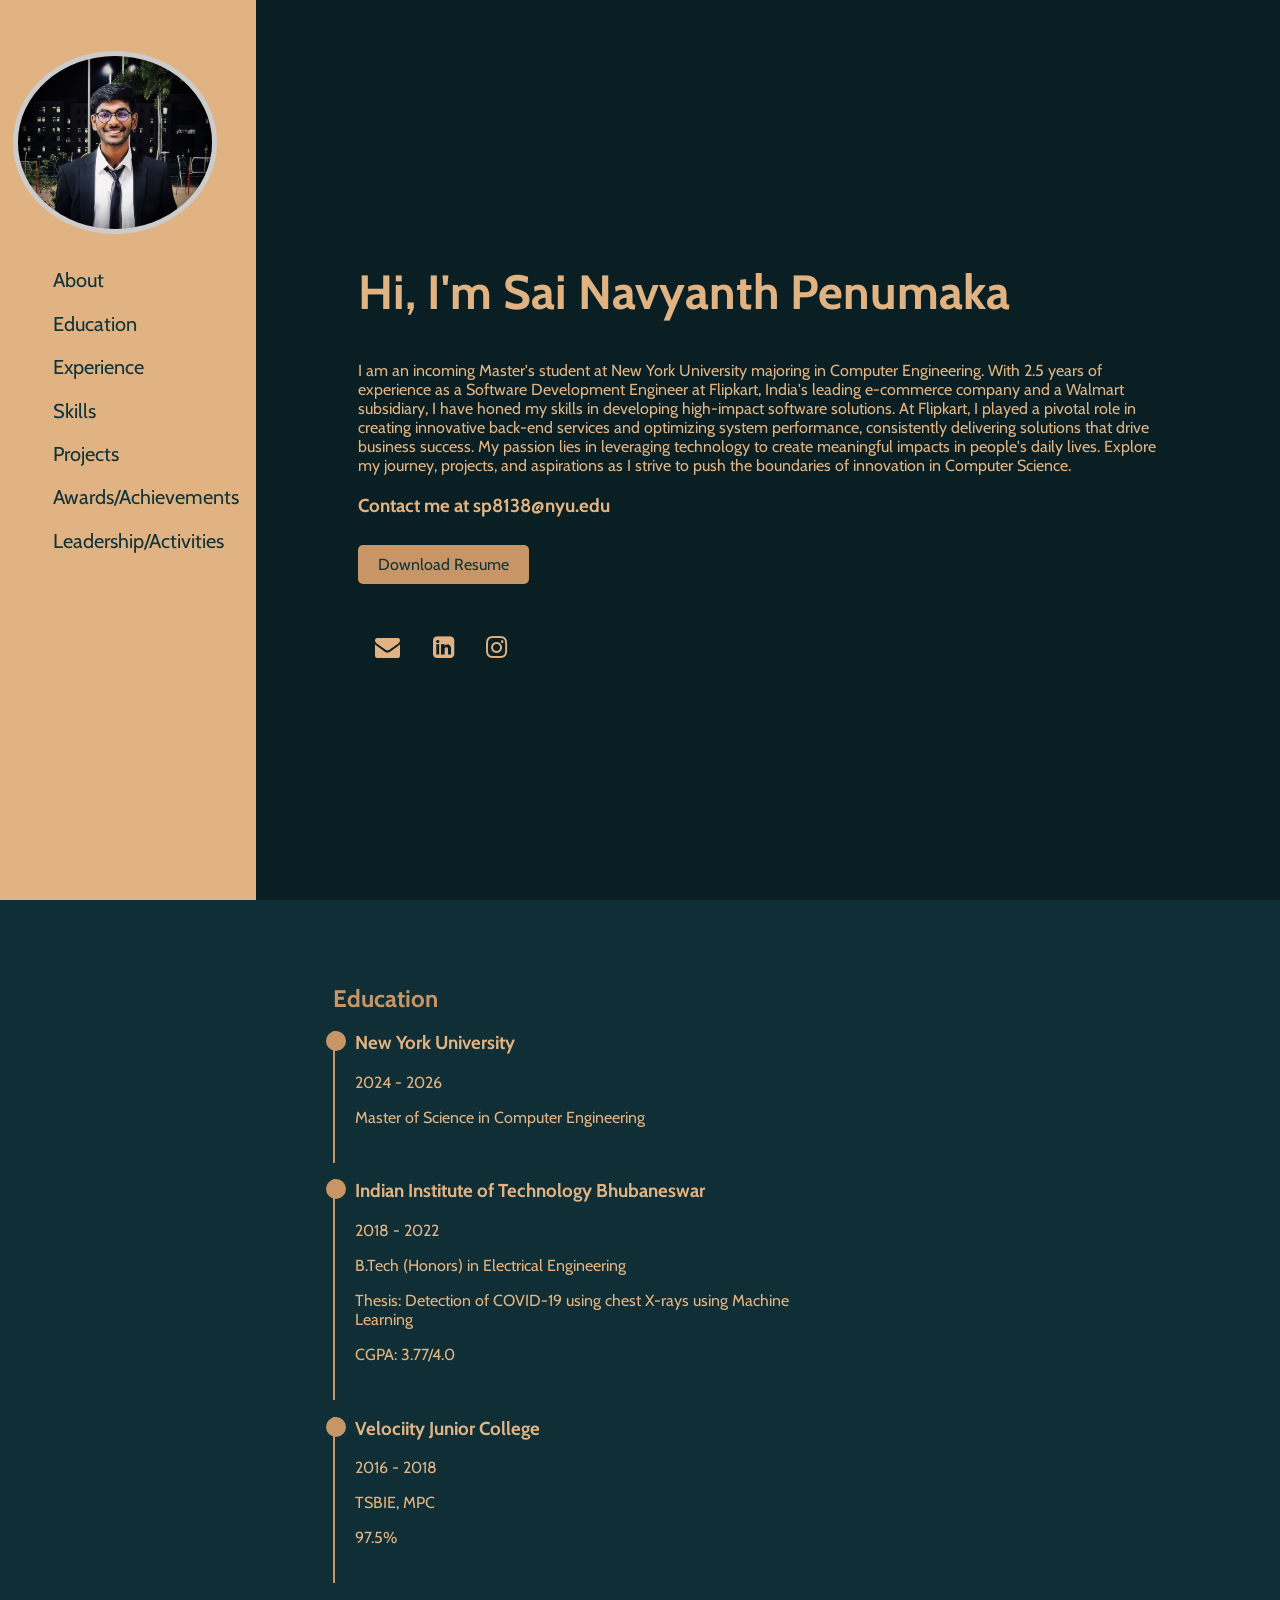
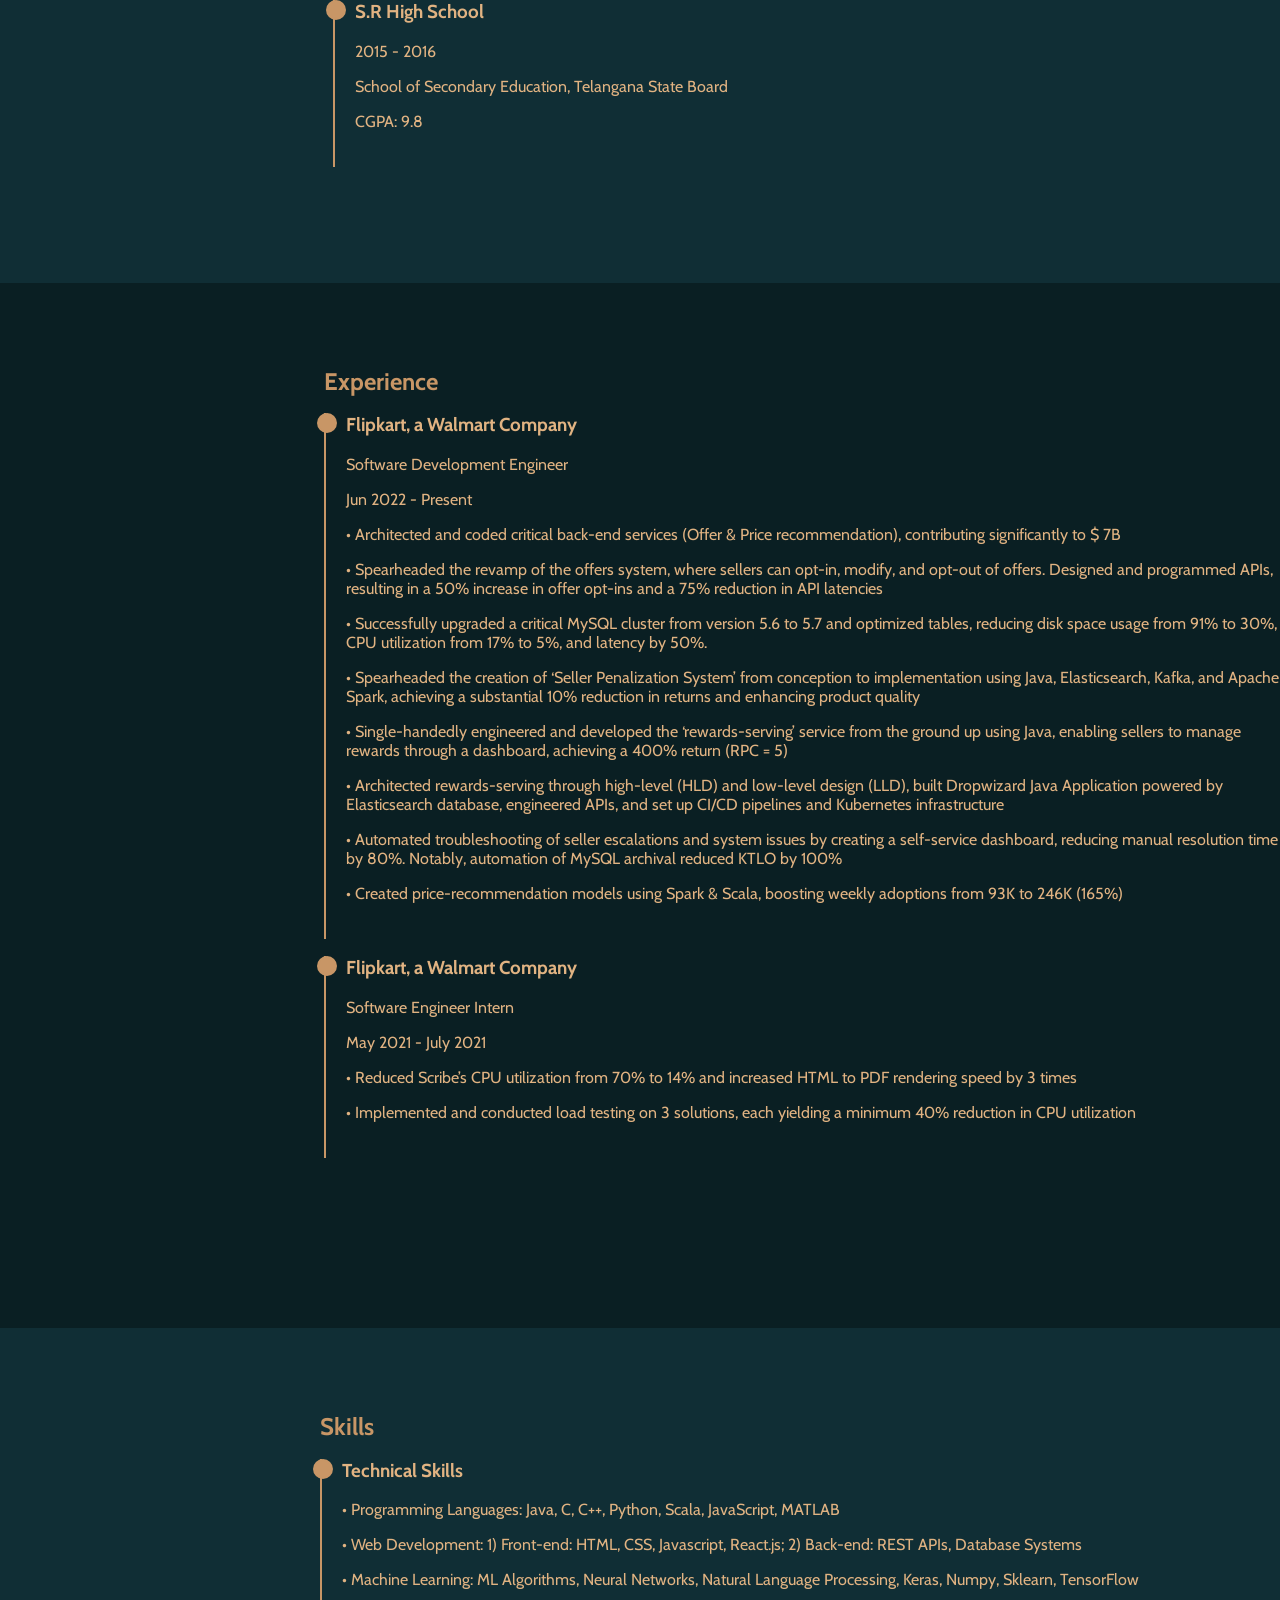
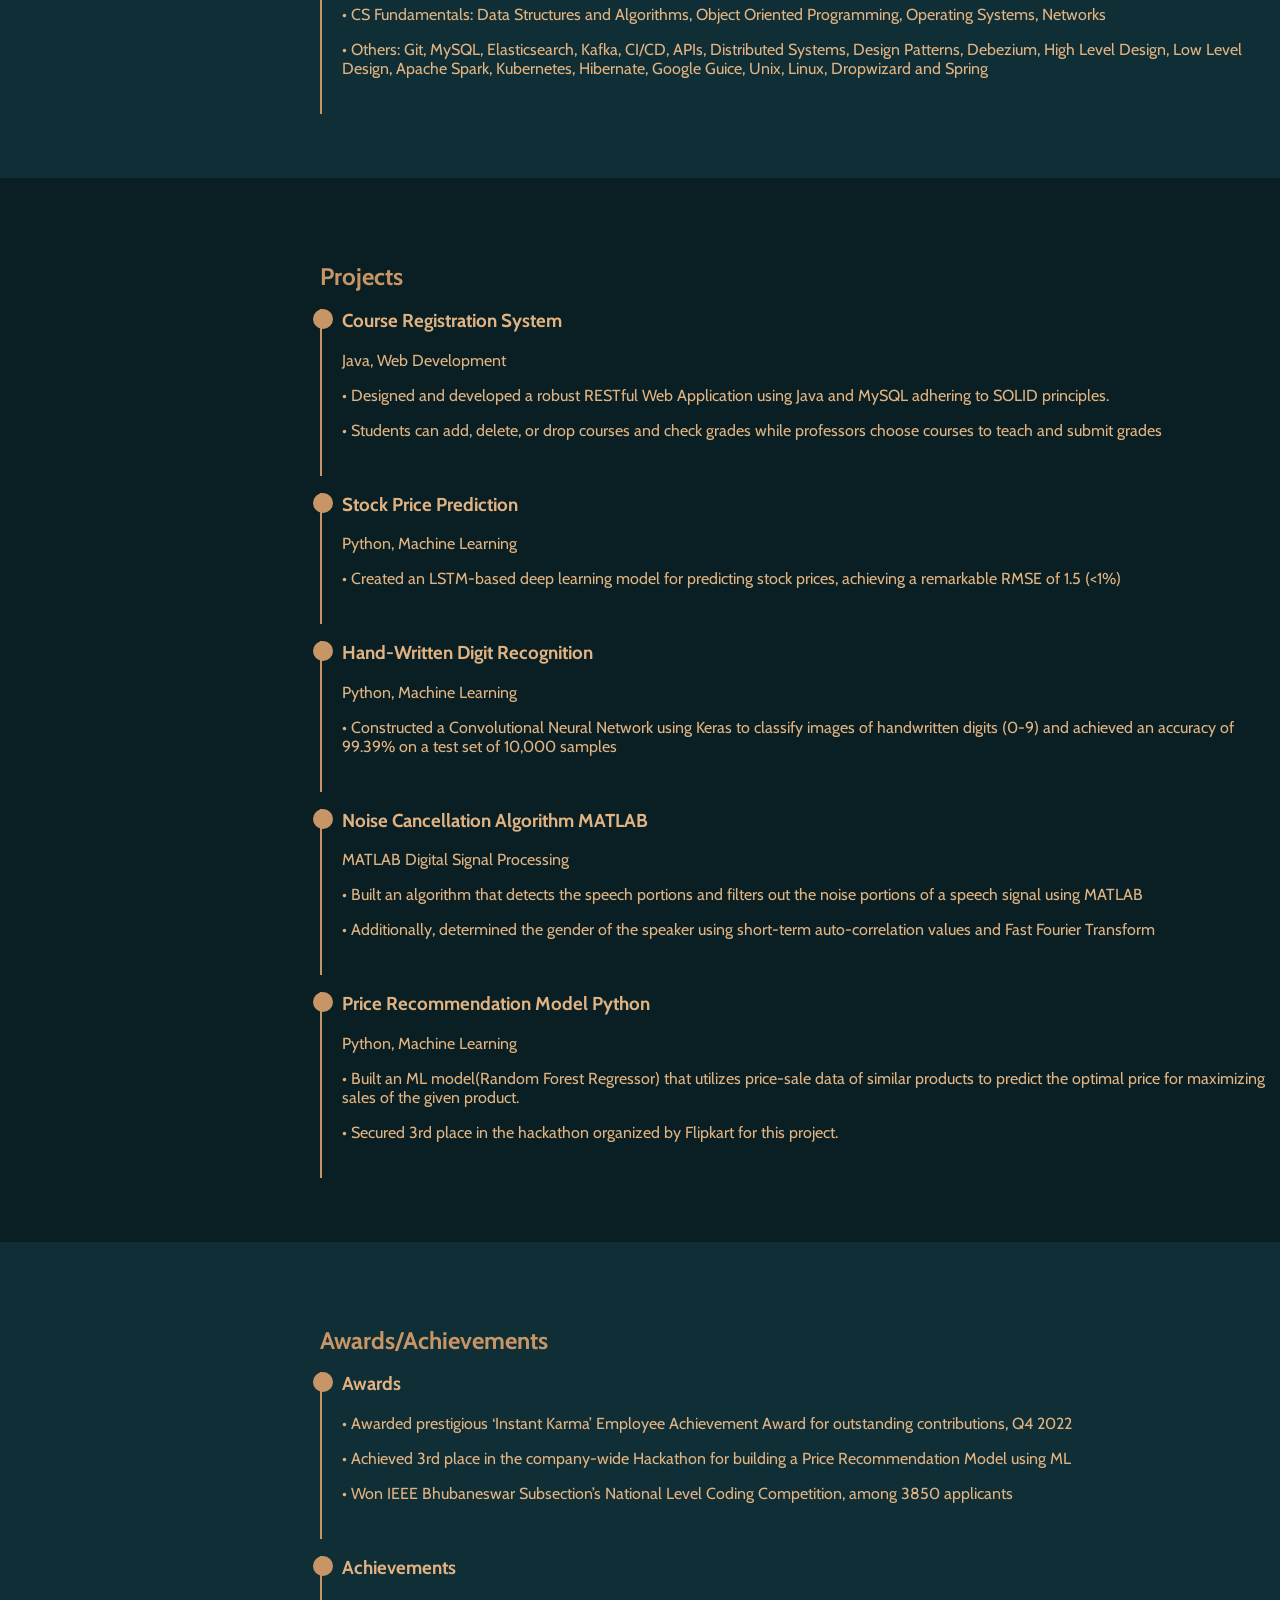
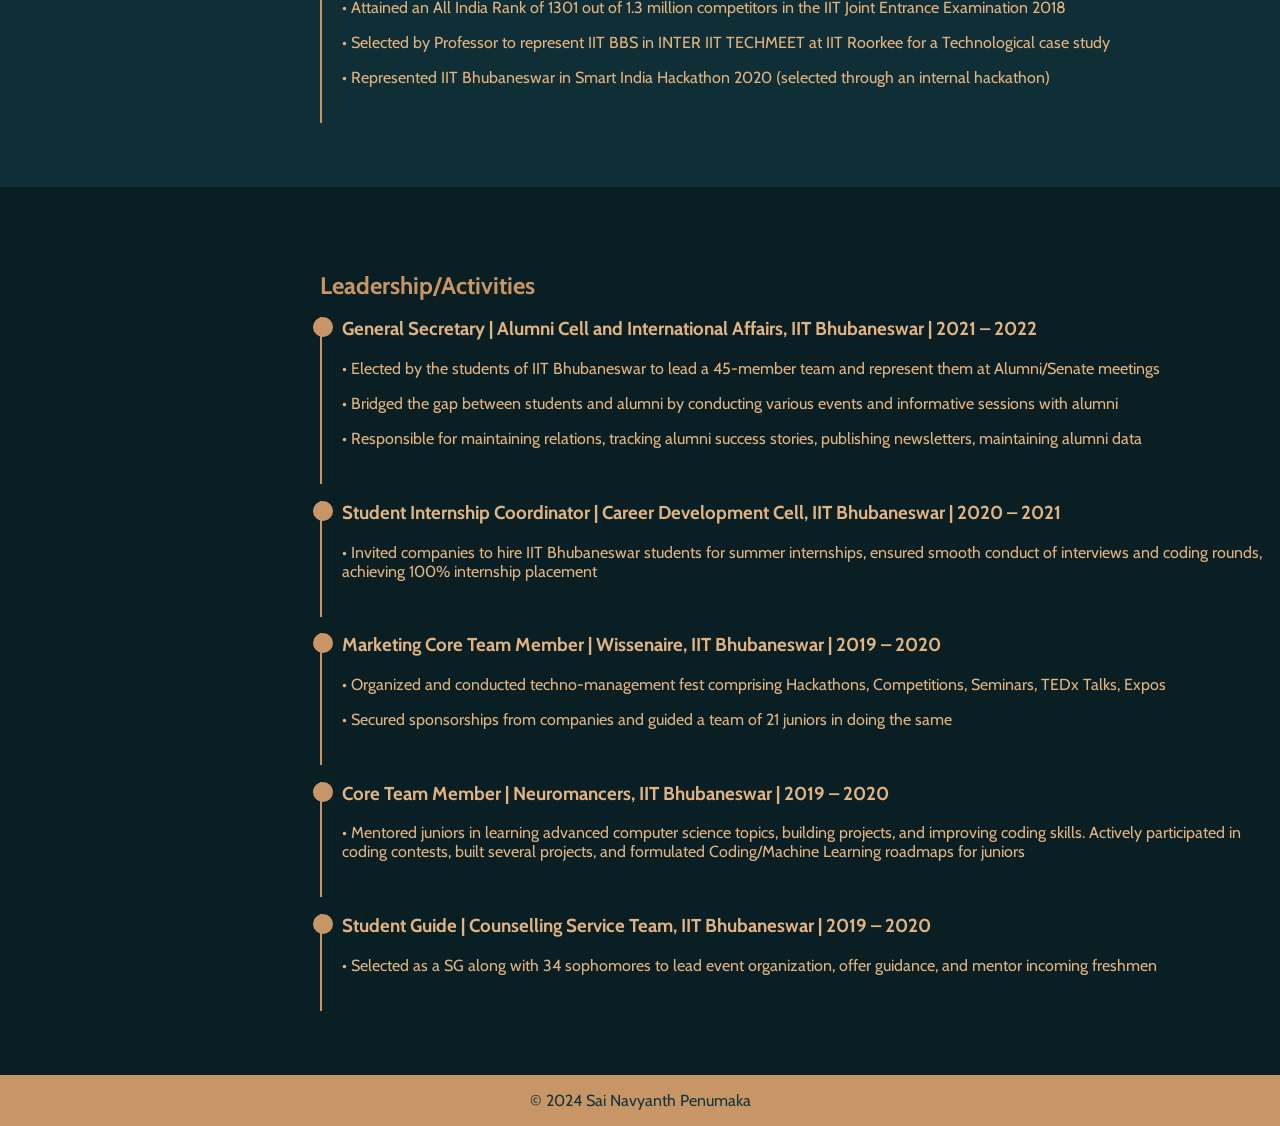
<file: V0/index.html>
<!DOCTYPE html>
<html lang="en">
<head>
    <meta charset="UTF-8">
    <meta name="viewport" content="width=device-width, initial-scale=1.0">
    <link rel="stylesheet" href="css/styles.css">
    <link rel="stylesheet" href="https://cdnjs.cloudflare.com/ajax/libs/font-awesome/4.7.0/css/font-awesome.min.css">
    <link rel="preconnect" href="https://fonts.googleapis.com">
    <link rel="preconnect" href="https://fonts.gstatic.com" crossorigin>
    <link href="https://fonts.googleapis.com/css2?family=Cabin:ital,wght@0,400..700;1,400..700&family=Lexend+Deca:wght@100..900&family=Merriweather:ital,wght@0,300;0,400;0,700;0,900;1,300;1,400;1,700;1,900&family=Noto+Serif:ital,wght@0,100..900;1,100..900&display=swap" rel="stylesheet">
    <script src="script.js"></script>
    <title>Sai Navyanth</title>
</head>
<body>
    <div class="navigation">
        <!-- <div class="hanburgerIcon" onclick="toggleNavigationMenu()" id="hanburgerIconId"><i class="fa fa-bars" ></i></div> -->
        <nav class="navigationPane" id="hamburgerMenu">
            <div class="myPhoto">
                <img src="assets/profilePhoto.jpeg" alt="About Image">
            </div>
            <ul>
            <li><a href="#about">About</a></li>
            <li><a href="#education">Education</a></li>
            <li><a href="#experience">Experience</a></li>
            <li><a href="#skills">Skills</a></li>
            <li><a href="#projects">Projects</a></li>
            <li><a href="#awards">Awards/Achievements</a></li>
            <li><a href="#leadership">Leadership/Activities</a></li>

            </ul>
        </nav>
        <div class="hanburgerIconMob" onclick="toggleNavigationMenuMob()" id="hanburgerIconIdMobile"><i class="fa fa-bars" ></i></div>
        <nav class="navigationPaneMob" id="hamburgerMenuMob">
            <div class="myPhoto">
                <img src="assets/profilePhoto.jpeg" alt="About Image">
            </div>
            <ul>
            <li><a href="#about" onclick="toggleNavigationMenuMob()">About</a></li>
            <li><a href="#education" onclick="toggleNavigationMenuMob()">Education</a></li>
            <li><a href="#experience" onclick="toggleNavigationMenuMob()">Experience</a></li>
            <li><a href="#skills" onclick="toggleNavigationMenuMob()">Skills</a></li>
            <li><a href="#projects" onclick="toggleNavigationMenuMob()">Projects</a></li>
            <li><a href="#awards" onclick="toggleNavigationMenuMob()">Awards/Achievements</a></li>
            <li><a href="#leadership" onclick="toggleNavigationMenuMob()">Leadership/Activities</a></li>
            </ul>
        </nav>


    </div>
    <div class="about-page" id="about">
        <section>
            <div class="description">

                <h1>Hi, I'm Sai Navyanth Penumaka</h1>

                <p>I am an incoming Master's student at New York University majoring in Computer Engineering. With 2.5 years of experience as a Software Development Engineer at Flipkart, India's leading e-commerce company and a Walmart subsidiary, I have honed my skills in developing high-impact software solutions. At Flipkart, I played a pivotal role in creating innovative back-end services and optimizing system performance, consistently delivering solutions that drive business success. My passion lies in leveraging technology to create meaningful impacts in people's daily lives. Explore my journey, projects, and aspirations as I strive to push the boundaries of innovation in Computer Science.</p>



                <h3>Contact me at sp8138@nyu.edu</h3>

                <a href="assets/Navyanth_Resume.pdf" download="Navyanth_Resume.pdf" class="resume-button">Download Resume</a>

            </div>


            <div class="contactDiv">
                <ul>
                    <li><a href="mailto:snpenumaka@gmail.com"><i class="fa fa-envelope"> </i></a></li>
                    <li><a href="https://www.linkedin.com/in/sai-navyanth-p/"><i class="fa fa-linkedin-square"></i></a></li>
                    <li><a href="https://www.instagram.com/navyanth___"><i class="fa fa-instagram"></i></a></li>
                </ul>
            </div>
        </section>
    </div>
    <div class="parentEducation" id="education">
        <div class="education-page">
            <section>
                <div class="educationClass">
                    <h2 class="sectionHeader">Education</h2>
                    <div class="timeline">
                        <div class="timeline-item">
                            <h3>New York University</h3>
                            <p> 2024 - 2026 </p>
                            <p> Master of Science in Computer Engineering</p>
                        </div>
                        <div class="timeline-item">
                            <h3>Indian Institute of Technology Bhubaneswar</h3>
                            <p> 2018 - 2022 </p>
                            <p> B.Tech (Honors) in Electrical Engineering</p>
                            <p> Thesis: Detection of COVID-19 using chest X-rays using Machine Learning</p>
                            <p> CGPA: 3.77/4.0 </p>
                        </div>
                        <div class="timeline-item">
                            <h3>Velociity Junior College</h3>
                            <p> 2016 - 2018</p>
                            <p> TSBIE, MPC</p>
                            <p> 97.5% </p>
                        </div>
                        <div class="timeline-item">
                            <h3> S.R High School</h3>
                            <p> 2015 - 2016</p>
                            <p> School of Secondary Education, Telangana State Board</p>
                            <p> CGPA: 9.8 </p>
                        </div>
                    </div>
                </div>
            </section>
        </div>
    <div>
    <div class="parentExperience" id="experience">
        <div class="experience-page">
            <section >
                <div class="experienceClass">
                    <h2 class="sectionHeader">Experience</h2>
                    <div class="timeline">
                        <div class="timeline-item">
                            <h3>Flipkart, a Walmart Company</h3>
                            <p> Software Development Engineer</p>
                            <p> Jun 2022 - Present </p>
                            <p>• Architected and coded critical back-end services (Offer & Price recommendation), contributing significantly to $ 7B</p>
                            <p>• Spearheaded the revamp of the offers system, where sellers can opt-in, modify, and opt-out of offers. Designed and
                            programmed APIs, resulting in a 50% increase in offer opt-ins and a 75% reduction in API latencies</p>
                            <p>• Successfully upgraded a critical MySQL cluster from version 5.6 to 5.7 and optimized tables, reducing disk space usage
                            from 91% to 30%, CPU utilization from 17% to 5%, and latency by 50%.</p>
                            <p>• Spearheaded the creation of ‘Seller Penalization System’ from conception to implementation using Java, Elasticsearch,
                            Kafka, and Apache Spark, achieving a substantial 10% reduction in returns and enhancing product quality</p>
                            <p>• Single-handedly engineered and developed the ‘rewards-serving’ service from the ground up using Java, enabling
                            sellers to manage rewards through a dashboard, achieving a 400% return (RPC = 5)</p>
                            <p>• Architected rewards-serving through high-level (HLD) and low-level design (LLD), built Dropwizard Java Application
                            powered by Elasticsearch database, engineered APIs, and set up CI/CD pipelines and Kubernetes infrastructure</p>
                            <p>• Automated troubleshooting of seller escalations and system issues by creating a self-service dashboard, reducing manual
                            resolution time by 80%. Notably, automation of MySQL archival reduced KTLO by 100%</p>
                            <p>• Created price-recommendation models using Spark & Scala, boosting weekly adoptions from 93K to 246K (165%)</p>
                        </div>
                        <div class="timeline-item">
                            <h3>Flipkart, a Walmart Company</h3>
                            <p> Software Engineer Intern</p>
                            <p> May 2021 - July 2021</p>
                            <p> • Reduced Scribe’s CPU utilization from 70% to 14% and increased HTML to PDF rendering speed by 3 times</p>
                            <p> • Implemented and conducted load testing on 3 solutions, each yielding a minimum 40% reduction in CPU utilization</p>
                        </div>
                    </div>
                </div>
            </section>
        </div>
    </div>

        <div class="parentSkills" id="skills">
        <div class="skills-page">
            <section>
                <div class="skillsClass">
                    <h2 class="sectionHeader">Skills</h2>
                    <div class="timeline">
                        <div class="timeline-item">
                            <h3>Technical Skills</h3>
                            <p> • Programming Languages: Java, C, C++, Python, Scala, JavaScript, MATLAB</p>
                            <p> • Web Development: 1) Front-end: HTML, CSS, Javascript, React.js; 2) Back-end: REST APIs, Database Systems</p>
                            <p> • Machine Learning: ML Algorithms, Neural Networks, Natural Language Processing, Keras, Numpy, Sklearn, TensorFlow</p>
                            <p> • CS Fundamentals: Data Structures and Algorithms, Object Oriented Programming, Operating Systems, Networks</p>
                            <p> • Others: Git, MySQL, Elasticsearch, Kafka, CI/CD, APIs, Distributed Systems, Design Patterns, Debezium, High Level Design, Low Level Design, Apache Spark, Kubernetes, Hibernate, Google Guice, Unix, Linux, Dropwizard and Spring</p>
                        </div>
                    </div>
                </div>
            </section>
        </div>
    <div>

    <div class="parentProjects" id="projects">
        <div class="projects-page">
            <section>
                <div class="projectsClass">
                    <h2 class="sectionHeader">Projects</h2>
                    <div class="timeline">
                        <div class="timeline-item">
                            <h3>Course Registration System</h3>
                            <p> Java, Web Development</p>
                            <p> • Designed and developed a robust RESTful Web Application using Java and MySQL adhering to SOLID principles.</p>
                            <p> • Students can add, delete, or drop courses and check grades while professors choose courses to teach and submit grades</p>
                            <!-- <p>Tech Stack:- </p> -->
                        </div>
                        <div class="timeline-item">
                            <h3>Stock Price Prediction</h3>
                            <p> Python, Machine Learning</p>
                            <p> • Created an LSTM-based deep learning model for predicting stock prices, achieving a remarkable RMSE of 1.5 (<1%)</p>
                            <!-- <p> Tech Stack:- </p> -->
                        </div>
                        <div class="timeline-item">
                            <h3>Hand-Written Digit Recognition</h3>
                            <p> Python, Machine Learning</p>
                            <p> • Constructed a Convolutional Neural Network using Keras to classify images of handwritten digits (0-9) and achieved an accuracy of 99.39% on a test set of 10,000 samples</p>
                            <!-- <p>Tech Stack:- </p> -->
                        </div>
                        <div class="timeline-item">
                            <h3> Noise Cancellation Algorithm MATLAB</h3>
                            <p>  MATLAB Digital Signal Processing</p>
                            <p> • Built an algorithm that detects the speech portions and filters out the noise portions of a speech signal using MATLAB</p>
                            <p> • Additionally, determined the gender of the speaker using short-term auto-correlation values and Fast Fourier Transform</p>
                            <!-- <p>Tech Stack:- </p> -->
                        </div>
                        <div class="timeline-item">
                            <h3> Price Recommendation Model Python</h3>
                            <p>  Python, Machine Learning</p>
                            <p> • Built an ML model(Random Forest Regressor) that utilizes price-sale data of similar products to predict the optimal price for maximizing sales of the given product.</p>
                            <p> • Secured 3rd place in the hackathon organized by Flipkart for this project.</p>
                            <!-- <p>Tech Stack:- </p> -->
                        </div>
                    </div>
                </div>
            </section>
        </div>
    <div>

    <div class="parentAwards" id="awards">
        <div class="awards-page">
            <section>
                <div class="awardsClass">
                    <h2 class="sectionHeader">Awards/Achievements</h2>
                    <div class="timeline">
                        <div class="timeline-item">
                            <h3>Awards</h3>
                            <p> • Awarded prestigious ‘Instant Karma’ Employee Achievement Award for outstanding contributions, Q4 2022
                            <p> • Achieved 3rd place in the company-wide Hackathon for building a Price Recommendation Model using ML</p>
                            <p> • Won IEEE Bhubaneswar Subsection’s National Level Coding Competition, among 3850 applicants</p>
                        </div>
                        <div class="timeline-item">
                            <h3>Achievements</h3>
                            <p> • Attained an All India Rank of 1301 out of 1.3 million competitors in the IIT Joint Entrance Examination 2018</p>
                            <p> • Selected by Professor to represent IIT BBS in INTER IIT TECHMEET at IIT Roorkee for a Technological case study</p>
                            <p> • Represented IIT Bhubaneswar in Smart India Hackathon 2020 (selected through an internal hackathon)</p>
                        </div>
                    </div>
                </div>
            </section>
        </div>
    <div>

    <div class="parentLeadership" id="leadership">
        <div class="leadership-page">
            <section>
                <div class="leadershipClass">
                    <h2 class="sectionHeader">Leadership/Activities</h2>
                    <div class="timeline">
                        <div class="timeline-item">
                            <h3>General Secretary | Alumni Cell and International Affairs, IIT Bhubaneswar | 2021 – 2022</h3>
                            <!-- <p> Alumni Cell and International Affairs, IIT Bhubaneswar 2021 – 2022</p> -->
                            <p> • Elected by the students of IIT Bhubaneswar to lead a 45-member team and represent them at Alumni/Senate meetings</p>
                            <p>• Bridged the gap between students and alumni by conducting various events and informative sessions with alumni</p>
                            <p>• Responsible for maintaining relations, tracking alumni success stories, publishing newsletters, maintaining alumni data</p>
                        </div>
                        <div class="timeline-item">
                            <h3>Student Internship Coordinator | Career Development Cell, IIT Bhubaneswar | 2020 – 2021</h3>
                            <!-- <p> Career Development Cell, IIT Bhubaneswar 2020 – 2021</p> -->
                            <p> • Invited companies to hire IIT Bhubaneswar students for summer internships, ensured smooth conduct of interviews and coding rounds, achieving 100% internship placement</p>
                        </div>
                        <div class="timeline-item">
                            <h3>Marketing Core Team Member | Wissenaire, IIT Bhubaneswar | 2019 – 2020</h3>
                            <!-- <p> Wissenaire, IIT Bhubaneswar 2019 – 2020</p> -->
                            <p> • Organized and conducted techno-management fest comprising Hackathons, Competitions, Seminars, TEDx Talks, Expos</p>
                            <p> • Secured sponsorships from companies and guided a team of 21 juniors in doing the same</p>
                        </div>
                        <div class="timeline-item">
                            <h3> Core Team Member | Neuromancers, IIT Bhubaneswar | 2019 – 2020</h3>
                            <!-- <p>  Neuromancers, IIT Bhubaneswar 2019 – 2020</p> -->
                            <p> • Mentored juniors in learning advanced computer science topics, building projects, and improving coding skills. Actively participated in coding contests, built several projects, and formulated Coding/Machine Learning roadmaps for juniors</p>
                        </div>
                        <div class="timeline-item">
                            <h3> Student Guide | Counselling Service Team, IIT Bhubaneswar | 2019 – 2020</h3>
                            <!-- <p>  Counselling Service Team, IIT Bhubaneswar 2019 – 2020</p> -->
                            <p> • Selected as a SG along with 34 sophomores to lead event organization, offer guidance, and mentor incoming freshmen</p>
                        </div>
                    </div>
                </div>
            </section>
        </div>
    <div>


    <nav class="footerPane">
        <p> &#169; 2024 Sai Navyanth Penumaka </p>
    </nav>
</body>
</file>
<file: V0/css/styles.css>
body {
  font-family: "Cabin", sans-serif;
  margin: 0;
  padding: 0;
font-optical-sizing: auto;
  background-color: #272727;
  color: #e1b382;
}
.content-page{
  align-items: center;
  display: flex;
  justify-content: center;
  height: 100vh; 
  background-color: rgb(245, 115, 2);
}
.about-page{
  align-items: center;
  display: flex;
  justify-content: center;
  height: 100vh; 
  background-color: #0a1f23;
/*  12343b*/
/*102e35*/
  margin-left: 20%;
}



.footerPane{
  display: flex;
  align-items: center;
  justify-content: center;
  width: 100%;
  background-color: #c89666;
  color: #12343b;
}
.education-page {
  margin-left: 22%;
  margin-top: 5%;
  margin-bottom: 5%;
  display: inline-block;
  background-color: #102e35;
/*  #2d545e;*/
} 
.experience-page{
  margin-left: 17%;
  margin-top: 5%;
  margin-bottom: 5%;
  display: inline-block;
  background-color: #0a1f23;
/*  #12343b;*/

}

.skills-page {
  margin-left: 25%;
  margin-top: 5%;
  margin-bottom: 5%;
  display: inline-block;
  background-color: #102e35;
}

.projects-page {
  margin-left: 25%;
  margin-top: 5%;
  margin-bottom: 5%;
  display: inline-block;
  background-color: #0a1f23;
/*  #12343b;*/
}
.awards-page {
  margin-left: 25%;
  margin-top: 5%;
  margin-bottom: 5%;
  display: inline-block;
  background-color: #102e35;
}
.leadership-page {
  margin-left: 25%;
  margin-top: 5%;
  margin-bottom: 5%;
  display: inline-block;
  background-color: #0a1f23;
/*  #12343b;*/
}


.parentEducation{
  background-color: #102e35;
/*  #2d545e;*/
}
.parentExperience{
  background-color: #0a1f23;
/*  #102e35;*/
/*  12343b;*/
}
.parentSkills{
  background-color: #102e35;
/*  #2d545e;*/
}
.parentProjects{
  background-color: #0a1f23;
/*  #102e35;*/
/*  12343b;*/
}
.parentAwards{
  background-color: #102e35;
/*  #2d545e;*/
}
.parentLeadership{
  background-color: #0a1f23;
/*  #102e35;*/
/*  12343b;*/
}



.sectionHeader{
  color: #c89666;
}
.description{
  padding-left: 10%;
  padding-right: 10%;
}
.myPhoto{
  align-items: center;
  margin-left: 5%;
  margin-top: 20%;
  margin-bottom: 10%;
}
.myPhoto img{
  width: 300px;
  max-width: 80%;
  height: auto;
  border-radius: 50%;
  border: 5px solid #ccc;
}
.contactDiv a{
  text-decoration: none;
  color: inherit;
}
.contactDiv ul{
  display: flex;
  margin: 0px;
  padding: 0px;
  list-style: none;
}
.contactDiv li{
  padding: 0% 2% 2% 2%;
}
.contactDiv i{
  font-size: 25px;
}
.contactDiv{
  padding-left: 10%;
  padding-right: 10%;
  padding-top: 5%;
}
.educationClass{
  margin-left: 10%;
  margin-bottom: 10%;
}
.experienceClass{
  margin-left: 10%;
  margin-bottom: 10%;
}
.timeline-item{
  padding: 0 0 20px 20px;
  margin-top: -2px;
  border-left: 2px solid #c89666;
  position: relative;
}

.timeline-item::before {
  content: "";
  position: absolute;
  width: 16px;
  height: 16px;
  border-radius: 50px;
  left: -9px;
  top: 0;
  background: #c89666;
  border: 2px solid #c89666;
} 
html{
  scroll-behavior: smooth;
}
.navigationPane {
  display: block;
  background-color: #e1b382;
  height: 100%;
  margin: 0;
  padding: 0;
  width: 20%;
  overflow: auto;
  position: fixed;
  font-size: 80%;
}
.navigationPaneMob {
  display: none;
  position: fixed; 
  right: 0px;
  background-color: #e1b382;
  height: 100%;
  margin: 0;
  padding: 0;
  width: 80%;
  overflow: auto;
  float: right;
  z-index: 1;
  font-size: 80%;
}

.navigationPane a {
  text-decoration: none;
  color:  #12343b;
  padding: 4% 4%;
  border-radius: 5px;
  transition: background-color 0.3s;
}
.navigationPaneMob a {
  text-decoration: none;
  color:  #12343b;
  padding: 4% 4%;
  border-radius: 5px;
  transition: background-color 0.3s;
}
.navigationPane ul{
  list-style: none;
}
.navigationPaneMob ul{
  list-style: none;
}
.navigationPane li{
  padding: 2% 2%;
  margin-bottom: 5%;
}
.navigationPaneMob li{
  padding: 2% 2%;
  margin-bottom: 5%;
}
.navigation{
  font-size: 25px;
}
.navigationPane a:hover {
  background-color:  #c89666;
}
.navigationPaneMob a:hover {
  background-color: #c89666;
}
.navigation i{
  transition: all 0.3 ease-in-out;
}
#hamburgerMenu{
  display: float;
}
#hamburgerMenuMob{
  display: none;
}
#hanburgerIconId{
  display: float;
}
#hanburgerIconIdMob{
  display: none;
}
@media screen and (max-width:1200px) {
  #hamburgerMenu{
      display: none;
  }
  #hanburgerIconIdMobile{
      display: block;
  }
}
@media screen and (min-width: 1200px){
  #hamburgerMenu{
      display: block;
  }
  #hanburgerIconIdMobile{
      display: none;
  }
  #hamburgerMenuMob{
      display: none;
  }
}
.hanburgerIconMob{
  margin-left: auto;
  right: 0px;
  position: fixed;
  display: none;
}
h1 {
    font-size: 3em;
}


.resume-page {
    align-items: center;
    display: flex;
    justify-content: center;
    height: 100vh;
    background-color: #272727; /* Adjust background color as needed */
    color: #e1b382; /* Adjust text color as needed */
}

.resumeClass {
    margin-left: 10%;
    margin-bottom: 10%;
}

.resume-button {
    display: inline-block;
    padding: 10px 20px;
    margin-top: 10px;
    background-color: #c89666; /* Match button color with existing styles */
    color: #12343b; /* Match button text color with existing styles */
    text-decoration: none;
    border-radius: 5px;
    transition: background-color 0.3s;
}

.resume-button:hover {
    background-color: #e1b382; /* Adjust hover color to match existing styles */
}

/* Adjust other styles as needed to fit your design */




/*.footerPane {
  background-color: #c89666;
  color: #12343b;
  padding: 1% 0%;
}*/
</file>
